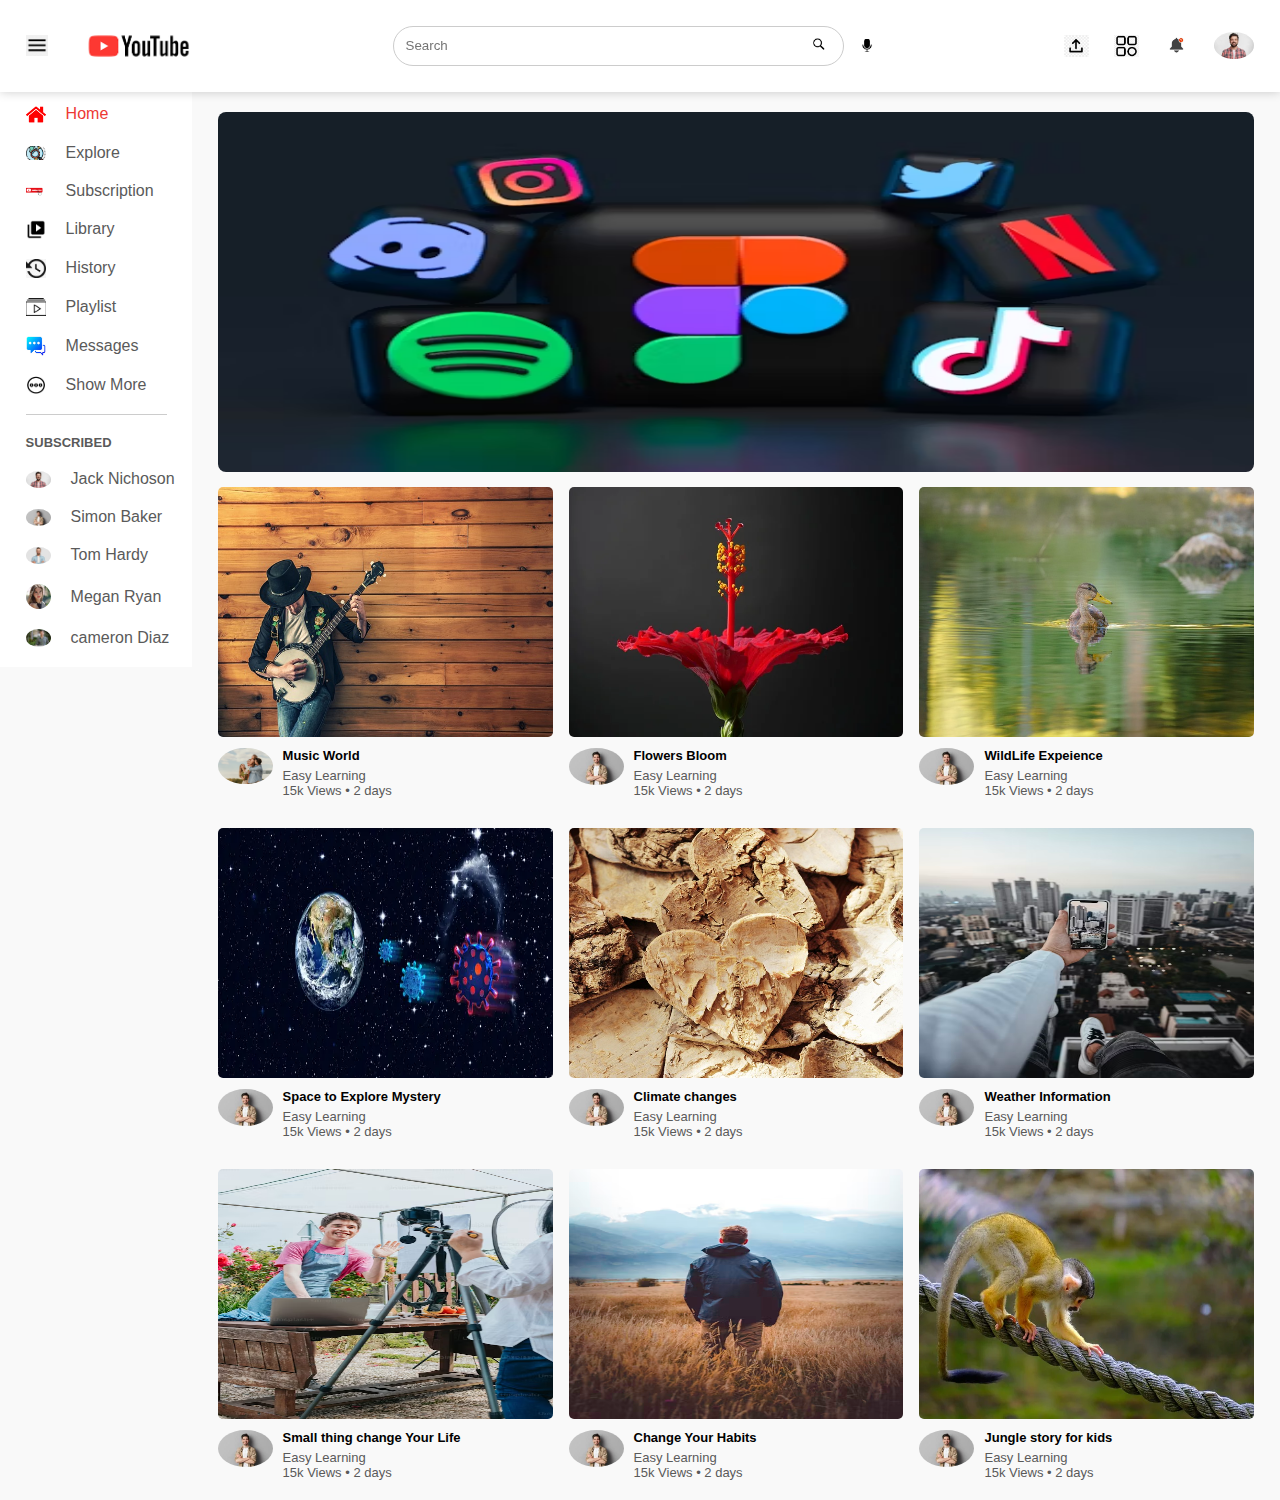
<file: index.html>
<!DOCTYPE html>
<html lang="en">

<head>
    <meta charset="UTF-8">
    <meta name="viewport" content="width=device-width, initial-scale=1.0">
    <title>youtube-clone</title>
    <link rel="stylesheet" href="style.css">
</head>

<body>

    <nav class="flex-div">
        <div class="nav-left flex-div">
            <img src="images/menu.png" class="menu-icon">
            <img src="images/youtube icon.png" class="logo">
        </div>
        <div class="nav-middle flex-div">
            <!-- for input -->
            <div class="search-box flex-div">
                <input type="text" placeholder="Search">
                <img src="images/search.png">
            </div>
            <!-- for mic -->
            <img src="images/mic.png" class="mic-icon">


        </div>
        <div class="nav-right flex-div">
            <img src="images/upload.png">
            <img src="images/more.png">
            <img src="images/notification.jpeg">
            <img class="user-icon" src="images/jack.jpeg">
        </div>
    </nav>


    <!-- left side sidebar -->
    
        <div class="sidebar">
            <div class="shortcut-links">
                <a href=""> <img src="images/home.png">
                    <p>Home</p>
                </a>
                <a href=""> <img src="images/explore.png">
                    <p>Explore</p>
                </a>
                <a href=""> <img src="images/subscribe.png">
                    <p>Subscription</p>
                </a>
                <a href=""> <img src="images/library.png">
                    <p>Library</p>
                </a>
                <a href=""> <img src="images/history.png">
                    <p>History</p>
                </a>
                <a href=""> <img src="images/playlist.png">
                    <p>Playlist</p>
                </a>
                <a href=""> <img src="images/message.jpeg">
                    <p>Messages</p>
                </a>
                <a href=""> <img src="images/showmore.png">
                    <p>Show More</p>
                </a>
                <hr>
            </div>
            <div class="subscribed-list">
                <h3>SUBSCRIBED</h3>
                <a href=""><img src="images/jack.jpeg">
                    <p>Jack Nichoson</p>
                </a>
                <a href=""><img src="images/simon.jpeg">
                    <p>Simon Baker</p>
                </a>
                <a href=""><img src="images/Tom.jpeg">
                    <p>Tom Hardy</p>
                </a>
                <a href=""><img src="images/megan.jpeg">
                    <p>Megan Ryan</p>
                </a>
                <a href=""><img src="images/cameron.jpeg">
                    <p>cameron Diaz</p>
                </a>

            </div>   


        </div>



                <!-- main -->
                <div class="container">
                    <div class="banner">
                        <!-- <div class="banner" style="background-image: url('https://images.unsplash.com/photo-1531708229836-4d32477bdd36');"></div> -->

                        <img src="images/banner.avif">
                     </div>
              
                    <div class="list-container">
                        <!-- multiple videos -->
                        <div class="vid-list">
                            <a href="playvideo.html">
                                <img src="images/music.jpg" class="thumbnail">
                            </a>
                            
                            <div class="flex-div">
                                <img src="images/family.jpg" >
                                <div class="vid-info">
                                   <a href="playvideo.html">Music World </a>
                                   <p>Easy Learning</p>
                                   <p>15k Views  &bull; 2 days</p>
                                </div>
                            </div>
                        </div>
                        <!-- 2 -->
                        <div class="vid-list">
                            <a href="">
                                <img src="images/flower.webp" class="thumbnail">
                            </a>
                            
                            <div class="flex-div">
                                <img src="images/simon.jpeg" >
                                <div class="vid-info">
                                   <a href="">Flowers Bloom</a>
                                   <p>Easy Learning</p>
                                   <p>15k Views   &bull; 2 days</p>
                                </div>
                            </div>
                        </div>
                         <!-- 3 -->
                         <div class="vid-list">
                            <a href="">
                                <img src="images/thumbnail3.avif" class="thumbnail">
                            </a>
                            
                            <div class="flex-div">
                                <img src="images/simon.jpeg" >
                                <div class="vid-info">
                                   <a href="">WildLife Expeience</a>
                                   <p>Easy Learning</p>
                                   <p>15k Views  &bull; 2 days</p>
                                </div>
                            </div>
                        </div> 
                       
                         <div class="vid-list">
                            <a href="">
                                <img src="images/thumbnail4.webp" class="thumbnail">
                            </a>
                            
                            <div class="flex-div">
                                <img src="images/simon.jpeg" >
                                <div class="vid-info">
                                   <a href="">Space to Explore Mystery</a>
                                   <p>Easy Learning</p>
                                   <p>15k Views   &bull; 2 days</p>
                                </div>
                            </div>
                        </div>
                         <!-- 5-->
                         <div class="vid-list">
                            <a href="">
                                <img src="images/thumbnail35.avif" class="thumbnail">
                            </a>
                            
                            <div class="flex-div">
                                <img src="images/simon.jpeg" >
                                <div class="vid-info">
                                   <a href="">Climate changes</a>
                                   <p>Easy Learning</p>
                                   <p>15k Views  &bull; 2 days</p>
                                </div>
                            </div>
                        </div>
                        <!-- 6-->
                        <div class="vid-list">
                            <a href="">
                                <img src="images/thumbnail6.avif" class="thumbnail">
                            </a>
                            
                            <div class="flex-div">
                                <img src="images/simon.jpeg" >
                                <div class="vid-info">
                                   <a href="">Weather Information</a>
                                   <p>Easy Learning</p>
                                   <p>15k Views  &bull; 2 days</p>
                                </div>
                            </div>
                        </div>
                        <!-- 7-->
                        <div class="vid-list">
                            <a href="">
                                <img src="images/thumbnail7.avif" class="thumbnail">
                            </a>
                            
                            <div class="flex-div">
                                <img src="images/simon.jpeg" >
                                <div class="vid-info">
                                   <a href="">Small thing change Your Life</a>
                                   <p>Easy Learning</p>
                                   <p>15k Views  &bull; 2 days</p>
                                </div>
                            </div>
                        </div>
                        <!-- 8-->
                        <div class="vid-list">
                            <a href="">
                                <img src="images/thumbnail8.avif" class="thumbnail">
                            </a>
                            
                            <div class="flex-div">
                                <img src="images/simon.jpeg" >
                                <div class="vid-info">
                                   <a href="">Change Your Habits</a>
                                   <p>Easy Learning</p>
                                   <p>15k Views  &bull; 2 days</p>
                                </div>
                            </div>
                        </div>

                        <!-- 9th one -->
                        <div class="vid-list">
                            <a href="">
                                <img src="images/monkey.webp" class="thumbnail">
                            </a>
                            
                            <div class="flex-div">
                                <img src="images/simon.jpeg" >
                                <div class="vid-info">
                                   <a href="">Jungle story for kids
                                   </a>
                                   <p>Easy Learning</p>
                                   <p>15k Views  &bull; 2 days</p>
                                </div>
                            </div>
                        </div>
                        

                    </div>

                </div>


              





            <script src="script.js"></script>

</body>

</html>
</file>
<file: style.css>
*{
    margin:0;
    padding:0;
    font-family: 'poppins' , sans-serif;
    box-sizing: border-box;
}
a{
    text-decoration: none;
    color: #5a5a5a;
}
img{
    cursor: pointer;
    width: 100px;
}
.flex-div
{
    display: flex;
    align-items: center;
}
nav{
    padding: 10px 2%;
    justify-content: space-between;
    box-shadow: 0 0 10px rgba(0,0,0,0.2);
    background: #fff;
    position: sticky;
    top:0;
    z-index: 10;


}
.nav-right img{
  width: 25px;
  margin-right: 25px;
}
.nav-right .user-icon
{
    width: 40px;
    border-radius: 50%;
    margin-right: 0;

}
.nav-left .menu-icon
{
    width: 22px;
    margin-right: 25px;

}
.nav-left .logo
{
    width: 130px;

}
.nav-middle .mic-icon
{
    width: 16px;


}
.nav-middle .search-box
{
    border: 1px solid #ccc;
    margin-right: 15px;
    padding: 8px 12px;
    border-radius: 25px;
}
.nav-middle  .search-box input{
    width: 400px;
    border: 0;
    outline: 0;
    background: transparent;
}
.nav-middle  .search-box img
{
    width: 25px;

}
/* sidebar css */
.sidebar
{
   background: #fff; 
   width: 15%;
   /* height: 100vh; */
   position: fixed;
   top:0;
   padding-left: 2%;
   padding-top: 80px;
   margin-top: 25px;
}
.shortcut-links a img{
    width: 20px;
    margin-right: 20px;

}
.shortcut-links a{
    display: flex;
    align-items: center;
    margin-bottom: 20px;
    width: fit-content;
    flex-wrap: wrap;
}
.shortcut-links a:first-child
{
    color: #ed3833;
}
.sidebar hr{
    border: 0;
    height: 1px;
    background: #ccc;
    width: 85%;
}
.subscribed-list h3
{
    font-size: 13px;
    margin: 20px 0;
    color: #5a5a5a;
}
.subscribed-list a{
    display: flex;
    align-items: center;
    margin-bottom: 20px;
    width: fit-content;
    flex-wrap: wrap;
}
.subscribed-list a img
{
    width: 25px;
    border-radius: 50%;
    margin-right: 20px;
}
.small-sidebar
{
    width: 5%;
}
.small-sidebar a p{
    display: none;

}

.small-sidebar h3{
    display: none;
}
.small-sidebar hr{
    width: 50%;
    margin-bottom: 25px;
}
/* for main */

.container
{ 
   background: #f9f9f9;
    padding-left: 17%;
    padding-right: 2%;
    padding-top: 20px;
    padding-bottom: 20px;
}
.large-container
{
    padding-left: 7%;
}

.banner
{
   
    width: 100%;
    height: 40vh;
}
.banner img{
    width: 100%;
    height: 40vh;
   
    /* height: 40vh;  */
    background-size: cover; /* Ensure the image covers the entire container */
    background-position: center; /* Center the image within the container */
    border-radius: 8px;

}

.list-container
{
    display: grid;
 grid-template-columns: repeat(auto-fit , minmax(330px , 1fr));
   
    grid-column-gap: 16px;
    grid-row-gap: 30px;
    margin-top:15px;
}
 
.vid-list .thumbnail
{
  width: 100%;
  height: 250px; 
  /* height: 100%; */
 margin-right: 20px;
 /* flex-shrink: 0; */
  border-radius: 5px;
}
.vid-list .flex-div{
    align-items: flex-start;
    margin-top: 7px;
    /* margin-bottom:20px ; */
}  
.vid-list .flex-div img{
    width: 55px;
    margin-right: 10px;
    border-radius: 50%;

}
.vid-info
{
    color:#5a5a5a;
    font-size: 13px;
}
.vid-info a{
    color: black; 
    font-weight: 600;
    display: block;
    margin-bottom: 5px;

}
/* responsive diplay */
@media (max-width: 900px)
{
    .menu-icon{
        display: none;
    }
    .sidebar{
        display: none;
    }
    .container , .large-container{
        padding-left: 5%;
        padding-right: 5%;
    }
    .nav-right img
    {
        display: none;
    }
    .nav-middle  .search-box input{
        
            width:100px;
        }
        .nav-right .user-icon{
            display: block;
            width: 30px;

        }
        .nav-middle .mic-icon{
            display: none;
        }
        .logo{
            width: 90px;
        }




}


/* for playhtml => play video page */
.play-container
{
    padding-left: 2%;
}
.row{
    display: flex;
    justify-content: space-between; 
    flex-wrap: wrap;

}
.play-video{
    flex-basis: 69%;

}
.right-sidebar
{
    flex-basis: 30%;
}
.play-video video{
    width: 100%;
}
.side-video-list
{
    display: flex;
    justify-content: space-between;
    margin-bottom: 8px;
}
.side-video-list img{
    width: 100%;

}
.side-video-list .small-thumbnail
{
    flex-basis: 49%;
}
.side-video-list .vid-info
{
    flex-basis: 49%;
}
.play-video .tags a{
    color: #0000ff;
    font-size: 13px;
}
.play-video .tags h3{
    font-weight: 600;
    font-size: 22px;
}
.play-video .play-video-info 
{
    display: flex;
    justify-content: space-between;
    align-items: center;
    flex-wrap: wrap;
    margin-top: 10px;
    font-size: 14;
    columns: #5a5a5a;

}
.play-video .play-video-info  a img{
    width: 20px;
    margin-right: 8px;
}
.play-video .play-video-info  a
{
    display: inline-flex;
    align-items: center;
    margin-left: 15px;
 }
 .play-video hr{
    border: 0;
    height: 1px;
    background: #ccc;
    margin: 10px 0;
 }
 .publisher
 {
    display: flex;
    align-items: center;
    margin-top: 20px;
 }
 .publisher div
 {
    flex:1;
    line-height: 18px;
 }
 .publisher img{
    width: 40px;
    border: 50%;
    margin-right: 15px;

 }
 .publisher div p
 {
    color: #000;
    font-weight: 600;
    font-size: 18px;

 }
 .publisher div span
 {
    font-size: 13px;
    color: #5a5a5a;
 }
 .publisher button{
    background: red;
    columns: #fff;
    padding: 8px 30px;
    border:0 ;
    outline: 0;
    border-radius: 4px;
    cursor: pointer;

 }
 .vid-description
 {
    padding-left: 55px;
    margin: 15px 0;



 }

 .vid-description p{
    font-size: 14px;
    margin-bottom:5px;
    color: #5a5a5a;
 }
 .vid-description h4{
    font-size: 14px;
    color: #5a5a5a;
    margin-top: 15px;
 }
 .add-comment
 {
    display: flex;
    align-items: center;
    margin: 30px 0;
 }
 .add-comment img{
    width: 35px;
    border-radius: 50%;
    margin-right: 15px;
 }
 .add-comment input{
    border: 0;
    outline: 0;
    border-bottom: 1px solid #ccc;
    width: 100%;
    padding-top: 10px;
    background: transparent;

 }

 
 .add-comment
 {
    display: flex;
    align-items: center;
    margin: 30px 0;
 }
 .add-comment img{
    width: 35px; 
    border-radius: 50%;
    margin-right: 15px;

 }
 .add-comment input{

 }
 .old-comment
 {
    display: flex;
    align-items: center;
    margin: 20px 0;
 }
 .old-comment img
 {
    width: 35px;
    border-radius: 50%;
    margin-right: 15px;
 }
 .old-comment h3
 {
    font-size:14px;
    margin-bottom: 2px;
 }
 .old-comment h3 span{
    font-size: 12px;
    color: #5a5a5a;
    font-weight: 500;
    margin-left: 8px;
 }
 .old-comment .comment-action
 {
    display: flex;
    align-items: center;
    margin: 8px 0;
    font-size: 14px;
 }
 .old-comment .comment-action img{
   border-radius:0 ;
   width: 20px;
   margin-right: 5px;

 }
 .old-comment .comment-action span{
    margin-right: 20px;
    color: #5a5a5a;

 }
 .old-comment .comment-action a
 {
    color: #0000ff;
 }
 @media (max-width:900px)
 {
    .play-video
    {
        flex-basis: 100%;
    }
    .right-sidebar{
        flex-basis: 100%;
    }
    .play-container{
        padding-left: 5%;
    }
    .vid-description {
        padding-left: 0;
    }
    .play-video .play-video-info a
    {
        margin-left: 0;
        margin-right: 15px;
        margin-top: 15px;
    }
 }
</file>
